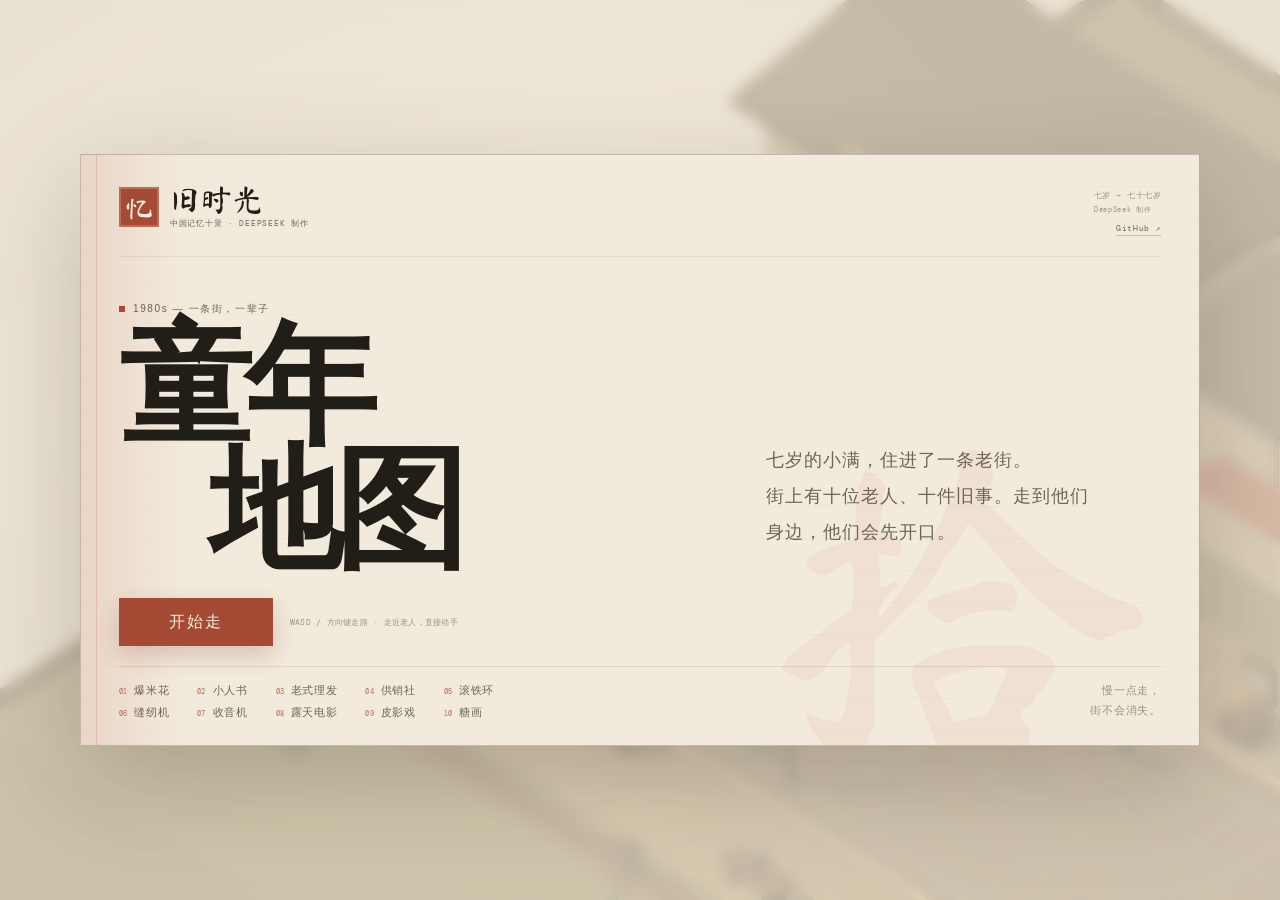
<file: index.html>
<!doctype html>
<html lang="zh-CN">
<head>
  <meta charset="utf-8">
  <meta name="viewport" content="width=device-width, initial-scale=1, viewport-fit=cover">
  <meta name="theme-color" content="#f2eadc">
  <title>旧时光 · 童年地图 — DeepSeek 制作</title>
  <meta name="description" content="DeepSeek 制作 · 一条老街，十位老人，十件旧事。7 岁到 77 岁的短篇叙事游戏《旧时光 · 童年地图》。">
  <meta name="keywords" content="DeepSeek, DeepSeek 制作, DeepSeek game, AI 制作游戏, 独立游戏, 叙事游戏, 怀旧游戏, 1980年代, 老街, Three.js, WebGL, 童年地图, 旧时光">
  <meta name="author" content="DeepSeek">
  <meta name="generator" content="DeepSeek">
  <meta property="og:title" content="旧时光 · 童年地图 — DeepSeek 制作">
  <meta property="og:description" content="DeepSeek 制作 · 一条街，十段旧时光，一辈子。">
  <meta property="og:type" content="website">
  <meta property="og:image" content="./preview-final-light.png">
  <meta name="twitter:card" content="summary_large_image">
  <link rel="preload" href="./game.js?v=20261024-jp-full-2" as="script">
  <link rel="stylesheet" href="./styles.css?v=20261024-jp-full-2">
</head>
<body>
  <div id="app">
    <canvas id="world" aria-label="旧时光童年街区"></canvas>
    <div class="world-wash" aria-hidden="true"></div>
    <div class="vignette" aria-hidden="true"></div>
    <div id="lightCall" class="light-call" aria-hidden="true"></div>

    <header id="hud" class="hud is-hidden" aria-label="游戏状态">
      <div class="brand">
        <span class="brand-seal" aria-hidden="true">忆</span>
        <div class="brand-text">
          <span class="brand-title">旧时光</span>
          <span class="brand-sub">童年地图 · DEEPSEEK 制作</span>
        </div>
      </div>
      <div class="hud-age">
        <div class="age-copy">
          <span class="age-name">小满</span>
          <span class="age-stage" id="stageName">童年</span>
        </div>
        <div class="age-value"><span id="ageNum">07</span><small>岁</small></div>
        <div class="age-dots" id="ageDots" aria-hidden="true"></div>
      </div>
      <div class="hud-right">
        <div class="hud-progress">
          <span id="memoryCount">00</span><span class="slash">/</span><span>10</span>
          <small>段记忆</small>
        </div>
        <div class="test-tools" aria-label="测试快进">
          <button id="skipOne" class="skip-btn" type="button" title="测试快进：跳过 1 段">+1</button>
          <button id="skipFive" class="skip-btn" type="button" title="测试快进：跳过 5 段">+5</button>
        </div>
        <button id="audioToggle" class="audio-toggle" type="button" aria-label="打开或关闭声音">声</button>
        <a class="github-link" href="https://github.com/sanbuphy/ten-memories-game" target="_blank" rel="noopener noreferrer" aria-label="在 GitHub 查看旧时光项目" title="在 GitHub 查看旧时光项目">
          <svg viewBox="0 0 16 16" aria-hidden="true"><path d="M8 0C3.58 0 0 3.58 0 8c0 3.54 2.29 6.53 5.47 7.59.4.07.55-.17.55-.38 0-.19-.01-.82-.01-1.49-2.01.37-2.53-.49-2.69-.94-.09-.23-.48-.94-.82-1.13-.28-.15-.68-.52-.01-.53.63-.01 1.08.58 1.23.82.72 1.21 1.87.87 2.33.66.07-.52.28-.87.51-1.07-1.78-.2-3.64-.89-3.64-3.95 0-.87.31-1.59.82-2.15-.08-.2-.36-1.02.08-2.12 0 0 .67-.21 2.2.82.64-.18 1.32-.27 2-.27s1.36.09 2 .27c1.53-1.04 2.2-.82 2.2-.82.44 1.1.16 1.92.08 2.12.51.56.82 1.27.82 2.15 0 3.07-1.87 3.75-3.65 3.95.29.25.54.73.54 1.48 0 1.07-.01 1.93-.01 2.2 0 .21.15.46.55.38A8.013 8.013 0 0 0 16 8c0-4.42-3.58-8-8-8Z"/></svg>
          <span class="github-label">GitHub</span>
        </a>
      </div>
    </header>

    <div id="familyTag" class="family-tag is-hidden">
      <span>身边</span><b id="familyNames">爱人</b>
    </div>

    <div id="dialogue" class="dialogue is-hidden" role="status">
      <div class="dialogue-speaker">
        <span class="dialogue-seal" id="speakerSeal">周</span>
        <div class="dialogue-name"><b id="speakerName">老周</b><small id="speakerRole">爆米花摊</small></div>
      </div>
      <p class="dialogue-line" id="dialogueLine">小满，帮我把这锅摇响。</p>
      <div class="dialogue-foot">
        <span id="dialogueHint">按 E 一起玩</span>
        <span class="dialogue-progress" aria-hidden="true"><i></i></span>
        <button id="playMemory" class="dialogue-play" type="button">一起玩 <kbd>E</kbd></button>
      </div>
    </div>

    <div id="memoryScreen" class="memory-screen is-hidden" role="dialog" aria-modal="true" aria-labelledby="memoryTitle">
      <div id="memoryCard" class="memory-card" tabindex="-1">
        <header class="memory-header">
          <span id="memoryNumeral" class="memory-numeral">壹</span>
          <div class="memory-heading">
            <p id="memoryPinyin" class="memory-pinyin">bào mǐ huā</p>
            <h2 id="memoryTitle">爆米花</h2>
            <p id="memoryPlace" class="memory-place">1980 年代 · 北方巷口</p>
          </div>
          <p id="memoryLine" class="memory-line">“砰”的一声，整条巷子都香了。</p>
          <button id="memoryClose" class="memory-close" type="button" aria-label="回到街上">×</button>
        </header>
        <div id="memoryScene" class="memory-scene">
          <canvas id="memoryCanvas"></canvas>
          <div id="memoryLoading" class="memory-loading">正在点灯…</div>
          <div id="memorySuccess" class="memory-success is-hidden">
            <span class="memory-success-seal">忆</span>
            <b>这段旧时光，收好了。</b>
            <small>回街上，继续走。</small>
          </div>
        </div>
        <div id="memoryTask" class="memory-task"></div>
        <footer class="memory-footer">
          <span id="memoryHint">按住空格 / 按住按钮，让指针停在绿区。</span>
          <span class="memory-progress" aria-hidden="true"><i></i></span>
        </footer>
      </div>
    </div>

    <div id="reincarnation" class="reincarnation is-hidden">
      <span class="reincarnation-kicker">街尾 · 老槐树下</span>
      <h3>想重新活这一辈子吗。</h3>
      <p>这条街，你还想再走一遍吗？</p>
      <div class="reincarnation-actions">
        <button id="reliveYes" class="relive-yes" type="button">想</button>
        <button id="reliveEnough" class="relive-enough" type="button">已经足够</button>
      </div>
    </div>

    <div id="lightHint" class="light-hint">街尾只剩一道光 <span class="arrow">→</span></div>

    <div id="cyclePrompt" class="reincarnation cycle-prompt is-hidden">
      <span class="reincarnation-kicker">街口 · 春天</span>
      <h3>新的轮回又要开始了。</h3>
      <p>从这里走回去，一切又会从七岁开始。</p>
      <div class="reincarnation-actions">
        <button id="cycleYes" class="relive-yes" type="button">回到七岁</button>
        <button id="cycleStay" type="button">再走一会儿</button>
      </div>
    </div>

    <div id="fade" class="fade" aria-hidden="true"></div>

    <div id="joystick" class="joystick is-hidden" aria-label="移动摇杆">
      <div class="joystick-ring"><div id="joystickKnob" class="joystick-knob"></div></div>
      <span class="joystick-label">拖动走路</span>
    </div>

    <div id="controlHint" class="hint is-hidden">
      <span><b>WASD</b> 走动</span><span class="hint-sep">·</span><span>靠近老人 · 按 E / 点“一起玩”</span>
    </div>

    <div id="toast" class="toast" role="status" aria-live="polite"></div>

    <div id="intro" class="screen intro">
      <div class="intro-card">
        <div class="intro-top">
          <div class="intro-brand">
            <span class="brand-seal">忆</span>
            <div>
              <span class="intro-brand-title">旧时光</span>
              <span class="intro-brand-sub">中国记忆十景 · DEEPSEEK 制作</span>
            </div>
          </div>
          <div class="intro-top-right">
            <span class="intro-edition">七岁 → 七十七岁<small>DeepSeek 制作</small></span>
            <a class="intro-github" href="https://github.com/sanbuphy/ten-memories-game" target="_blank" rel="noopener noreferrer" aria-label="在 GitHub 查看旧时光项目">GitHub ↗</a>
          </div>
        </div>
        <div class="intro-main">
          <p class="eyebrow"><i></i>1980s — 一条街，一辈子</p>
          <h1>童年<br><span>地图</span></h1>
          <p class="intro-lede">七岁的小满，住进了一条老街。<br>街上有十位老人、十件旧事。走到他们身边，他们会先开口。</p>
          <div class="intro-actions">
            <button id="startBtn" class="start-btn" type="button" disabled>正在摆好街坊…</button>
            <span class="intro-note">WASD / 方向键走路 · 走近老人，直接动手</span>
          </div>
        </div>
        <div class="intro-bottom">
          <ol class="intro-scenes" aria-label="十段记忆">
            <li><i>01</i>爆米花</li><li><i>02</i>小人书</li><li><i>03</i>露天电影</li><li><i>04</i>老式理发</li><li><i>05</i>供销社</li>
            <li><i>06</i>缝纫机</li><li><i>07</i>收音机</li><li><i>08</i>滚铁环</li><li><i>09</i>皮影戏</li><li><i>10</i>糖画</li>
          </ol>
          <span class="intro-sign">慢一点走，<br>街不会消失。</span>
        </div>
      </div>
    </div>

    <div id="ageUp" class="age-up" hidden>
      <div class="age-up-card">
        <span class="age-up-kicker">又长大一点</span>
        <div class="age-up-number"><span id="upAge">14</span><small>岁</small></div>
        <div class="age-up-stage"><span id="upStage">少年</span><i></i></div>
        <p id="upLine">有些声音，要长大以后才听得见。</p>
      </div>
    </div>

    <div id="whiteout" class="whiteout" aria-hidden="true"></div>
    <div id="rebirth" class="rebirth" hidden>
      <div class="rebirth-inner">
        <span class="rebirth-ring" aria-hidden="true"></span>
        <p class="rebirth-kicker">光里</p>
        <h2>像第一次睁开眼。</h2>
        <p>街没有了。声音也没有了。<br>只剩下一口气，和一点暖。</p>
        <p class="rebirth-pulse">你听见自己的心跳。<br>一下。又一下。</p>
      </div>
    </div>

    <div id="memoryMontage" class="memory-montage" hidden>
      <div class="montage-top"><span>脑海里的走马灯</span><small>十段旧时光</small></div>
      <div id="montageCards" class="montage-cards"></div>
      <p class="montage-caption">这些旧时光，都回来了。</p>
    </div>

    <div id="photoFlash" class="photo-flash" aria-hidden="true"></div>
    <div id="photoTitle" class="photo-title" hidden>
      <span>全家福</span>
      <small>1980s · 这条街</small>
    </div>

    <div id="epilogue" class="screen epilogue" hidden>
      <div class="epilogue-inner">
        <p class="epilogue-kicker">尾声 · 街灯亮起来之前</p>
        <div class="epilogue-lines">
          <p style="--d:.15s">后来我才知道，人记住的并不是一条街。</p>
          <p style="--d:.55s">是爆米花炸开的那一秒，是幕布上的一束光，是有人站在门口喊你回家吃饭。</p>
          <p style="--d:1.05s">那些教过你手艺的人，后来一个个走远了。你没有留住他们，只留住了他们教你的那一点手艺。</p>
          <p style="--d:1.6s">我们以为自己在保存过去。其实是过去替我们保存了那些还会心软的地方。</p>
          <p style="--d:2.15s">一生并没有多长。只是把一些平常的日子，反复想了很多年。</p>
          <p style="--d:2.7s">街会拆，人会走，声音会散。可只要还有人记得，那条街就还在。</p>
        </div>
        <p id="epilogueFamily" class="epilogue-family"></p>
        <p class="epilogue-final">旧时光不是回去的地方。<br>是带着走的东西。</p>
        <p class="epilogue-credit">DeepSeek 制作 · MADE BY DEEPSEEK</p>
        <button id="epilogueBtn" class="start-btn epilogue-btn" type="button">把这段时光收好</button>
      </div>
    </div>

    <div id="ending" class="screen ending" hidden>
      <div class="ending-card">
        <span class="ending-kicker">十段旧时光 · 全部收好</span>
        <h2>小满<span id="endAge">77</span>岁</h2>
        <p class="ending-title">又走了一遍这条街。</p>
        <div class="ending-seal" aria-hidden="true">忆</div>
        <p class="ending-line">所谓一生，大概就是从追着一束光跑，<br>到愿意站在原处，看光慢慢暗下去。</p>
        <div id="endingList" class="ending-list"></div>
        <p class="ending-credit">DeepSeek 制作 · MADE BY DEEPSEEK</p>
        <button id="replayBtn" class="start-btn" type="button">再走一遍</button>
      </div>
    </div>

    <div id="error" class="error-screen" hidden>
      <div><span class="brand-seal">忆</span><h2>这条街暂时没有亮灯</h2><p>需要支持 WebGL 的浏览器。</p></div>
    </div>
  </div>
  <script src="./game.js?v=20261024-jp-full-2" defer onerror="var b=document.getElementById('startBtn');if(b){b.textContent='加载失败 · 请刷新重试';}"></script>
  <script>setTimeout(function(){var b=document.getElementById('startBtn');if(b&&b.disabled&&!window.__GAME){b.textContent='还在加载 · 请检查网络后刷新';}},15000);</script>
</body>
</html>
</file>
<file: styles.css>
@font-face{font-family:"Brush";src:url("./assets/mashanzheng-memories.woff2") format("woff2");font-weight:400;font-display:swap}
@font-face{font-family:"Silkscreen";src:url("./assets/silkscreen-400.ttf") format("truetype");font-weight:400;font-display:swap}
@font-face{font-family:"DM Mono";src:url("./assets/dmmono-400.ttf") format("truetype");font-weight:400;font-display:swap}
@font-face{font-family:"DM Mono";src:url("./assets/dmmono-500.ttf") format("truetype");font-weight:500;font-display:swap}

:root{
  --paper:#f2eadc;
  --paper-2:#e9dec9;
  --paper-3:#dfd2ba;
  --ink:#211e18;
  --soft:#6d6454;
  --muted:#9d917d;
  --red:#b83c2c;
  --red-deep:#8e2f23;
  --line:rgba(39,33,24,.15);
  --line-soft:rgba(39,33,24,.075);
  --accent:#b84a32;
  --serif:"Songti SC","STSong","Noto Serif SC","Source Han Serif SC",serif;
  --sans:"PingFang SC","Hiragino Sans GB","Noto Sans SC",sans-serif;
  --mono:"DM Mono","SFMono-Regular",monospace;
  --pixel:"Silkscreen",monospace;
  --font-brush:"Brush",var(--serif);
  --shadow:0 26px 80px rgba(54,40,23,.18),0 2px 8px rgba(54,40,23,.08);
}

*{box-sizing:border-box}
html,body{height:100%;margin:0}
body{
  background:var(--paper);
  color:var(--ink);
  font-family:var(--sans);
  overflow:hidden;
  overscroll-behavior:none;
  -webkit-font-smoothing:antialiased;
  text-rendering:optimizeLegibility;
}
button{font:inherit;color:inherit}
button:focus-visible,a:focus-visible{outline:2px solid var(--red);outline-offset:4px}
::selection{background:rgba(184,60,44,.18)}
#app{position:fixed;inset:0;isolation:isolate;overflow:hidden}
#world{position:absolute;inset:0;width:100%;height:100%;display:block;touch-action:none;cursor:default;image-rendering:pixelated;image-rendering:crisp-edges}
.world-wash{position:absolute;inset:0;pointer-events:none;background:
  radial-gradient(ellipse at 20% 0%,rgba(255,248,231,.35),transparent 48%),
  radial-gradient(ellipse at 78% 28%,rgba(255,246,226,.18),transparent 55%),
  linear-gradient(180deg,rgba(255,250,238,.1),transparent 30%,rgba(75,55,30,.035));
  mix-blend-mode:soft-light;z-index:1}
.vignette{position:absolute;inset:0;pointer-events:none;z-index:2;background:radial-gradient(ellipse at center,transparent 46%,rgba(62,45,25,.12) 100%)}
#app:after{content:"";position:absolute;inset:0;pointer-events:none;z-index:3;opacity:.16;background-image:url("data:image/svg+xml,%3Csvg xmlns='http://www.w3.org/2000/svg' width='140' height='140'%3E%3Cfilter id='n'%3E%3CfeTurbulence type='fractalNoise' baseFrequency='.9' numOctaves='2' stitchTiles='stitch'/%3E%3C/filter%3E%3Crect width='100%25' height='100%25' filter='url(%23n)' opacity='.24'/%3E%3C/svg%3E");mix-blend-mode:multiply}

/* ------------------------------------------------------------------ HUD */
.hud{
  position:absolute;z-index:20;top:22px;left:26px;right:26px;
  display:flex;align-items:flex-start;justify-content:space-between;gap:20px;
  pointer-events:none;transition:opacity .5s ease,transform .5s ease;
}
.hud.is-hidden{opacity:0;transform:translateY(-8px)}
.brand{display:flex;align-items:center;gap:10px;padding:7px 12px 7px 7px;border:1px solid var(--line);background:rgba(243,236,222,.74);backdrop-filter:blur(12px);box-shadow:0 4px 20px rgba(55,40,22,.06)}
.brand-seal{width:34px;height:34px;display:grid;place-items:center;flex:none;background:var(--red);color:#f7eddc;font-family:var(--font-brush);font-size:24px;line-height:1;padding-top:2px;box-shadow:inset 0 0 0 2px rgba(247,237,220,.22)}
.brand-text{display:flex;flex-direction:column;gap:3px}
.brand-title{font-family:var(--font-brush);font-size:27px;line-height:.95;letter-spacing:.02em}
.brand-sub{font-family:var(--mono);font-size:8px;letter-spacing:.12em;color:var(--soft);white-space:nowrap}
.hud-age{display:flex;align-items:center;gap:13px;padding:8px 14px 8px 16px;background:rgba(243,236,222,.74);border:1px solid var(--line);backdrop-filter:blur(12px);box-shadow:0 4px 20px rgba(55,40,22,.06)}
.age-copy{display:flex;flex-direction:column;align-items:flex-end;gap:2px;text-align:right}
.age-name{font-family:var(--mono);font-size:8px;letter-spacing:.18em;color:var(--muted);text-transform:uppercase}
.age-stage{font-family:var(--serif);font-size:15px;letter-spacing:.12em;font-weight:700}
.age-value{display:flex;align-items:baseline;gap:3px;border-left:1px solid var(--line);padding-left:13px;font-family:var(--pixel);font-size:33px;letter-spacing:-.04em;line-height:1;color:var(--ink)}
.age-value small{font-family:var(--sans);font-size:10px;letter-spacing:.08em;color:var(--soft);padding-bottom:2px}
.age-dots{display:flex;flex-direction:column;gap:3px;flex-wrap:wrap;width:24px;height:24px;align-content:center;justify-content:center}
.age-dots i{width:4px;height:4px;border-radius:50%;background:rgba(33,30,24,.16);transition:background .4s,transform .4s}
.age-dots i.on{background:var(--red);transform:scale(1.15)}
.hud-progress{display:flex;align-items:baseline;gap:2px;padding:9px 12px;background:rgba(243,236,222,.62);border:1px solid var(--line-soft);font-family:var(--pixel);font-size:16px;color:var(--ink);backdrop-filter:blur(8px)}
.hud-progress .slash{color:var(--muted);font-family:var(--mono);font-size:11px;margin:0 2px}
.hud-progress small{font-family:var(--sans);font-size:9px;letter-spacing:.1em;color:var(--soft);margin-left:6px}

/* -------------------------------------------------------------- district */
.district-tag{position:absolute;z-index:18;left:50%;top:92px;transform:translateX(-50%);display:flex;align-items:center;gap:12px;pointer-events:none;font-family:var(--serif);font-size:12px;letter-spacing:.34em;color:var(--soft);opacity:.8;transition:opacity .45s}
.district-tag.is-hidden{opacity:0}
.district-rule{display:block;width:34px;height:1px;background:var(--line)}

/* ---------------------------------------------------------------- prompt */
.prompt{
  position:absolute;z-index:24;left:50%;bottom:88px;transform:translateX(-50%) translateY(8px);
  display:flex;align-items:center;gap:11px;padding:9px 15px 9px 9px;
  background:rgba(247,240,226,.92);border:1px solid rgba(39,33,24,.2);box-shadow:0 10px 30px rgba(50,36,20,.14);
  opacity:0;pointer-events:none;transition:opacity .3s,transform .3s;backdrop-filter:blur(10px);
}
.prompt.is-visible{opacity:1;pointer-events:auto;transform:translateX(-50%) translateY(0)}
.prompt-key{width:30px;height:30px;display:grid;place-items:center;background:var(--ink);color:var(--paper);font-family:var(--mono);font-size:12px;flex:none}
.prompt-copy{display:flex;flex-direction:column;gap:2px;min-width:0}
.prompt-copy small{font-family:var(--mono);font-size:7px;letter-spacing:.12em;color:var(--muted);text-transform:uppercase}
.prompt-copy strong{font-family:var(--serif);font-size:14px;letter-spacing:.08em;font-weight:700;white-space:nowrap}
.prompt-arrow{font-family:var(--mono);font-size:13px;color:var(--red);margin-left:5px}
.interact-btn{position:absolute;z-index:25;right:22px;bottom:32px;display:none;min-width:78px;height:52px;padding:0 18px;border:1px solid var(--red);background:var(--red);color:#f8efdf;font-family:var(--serif);font-size:15px;letter-spacing:.12em;border-radius:50%;box-shadow:0 8px 26px rgba(133,42,29,.3);opacity:0;transform:scale(.9);transition:opacity .2s,transform .2s;pointer-events:none}
.interact-btn.is-visible{opacity:1;transform:scale(1);pointer-events:auto}
.interact-btn.is-hidden{display:none}

/* --------------------------------------------------------------- joystick */
.joystick{position:absolute;z-index:25;left:22px;bottom:24px;width:112px;display:flex;flex-direction:column;align-items:center;gap:8px;touch-action:none;user-select:none}
.joystick.is-hidden{display:none}
.joystick-ring{position:relative;width:100px;height:100px;border:1px solid rgba(39,33,24,.24);border-radius:50%;background:radial-gradient(circle,rgba(243,236,222,.6),rgba(243,236,222,.22) 68%,transparent 70%);backdrop-filter:blur(3px)}
.joystick-ring:before,.joystick-ring:after{content:"";position:absolute;background:rgba(39,33,24,.11);pointer-events:none}
.joystick-ring:before{left:50%;top:15px;bottom:15px;width:1px}
.joystick-ring:after{top:50%;left:15px;right:15px;height:1px}
.joystick-knob{position:absolute;left:50%;top:50%;width:38px;height:38px;border-radius:50%;background:rgba(33,30,24,.8);transform:translate(-50%,-50%);box-shadow:0 4px 12px rgba(30,22,14,.25)}
.joystick-label{font-family:var(--mono);font-size:7px;letter-spacing:.1em;color:var(--soft);opacity:.75}

/* ------------------------------------------------------------------- hint */
.hint{position:absolute;z-index:18;left:50%;bottom:25px;transform:translateX(-50%);display:flex;align-items:center;gap:9px;font-family:var(--mono);font-size:8px;letter-spacing:.06em;color:rgba(57,48,37,.64);white-space:nowrap;pointer-events:none;transition:opacity .4s}
.hint.is-hidden{opacity:0}
.hint b{font-family:var(--sans);font-size:9px;font-weight:600;letter-spacing:.02em;color:rgba(40,33,25,.8);border:1px solid rgba(40,33,25,.18);background:rgba(250,243,230,.38);padding:2px 5px;border-radius:2px}
.hint-sep{opacity:.35}

/* ---------------------------------------------------------------- minimap */
.minimap{position:absolute;z-index:18;right:24px;bottom:23px;width:344px;padding:9px 12px 7px;background:rgba(243,236,222,.6);border:1px solid var(--line-soft);backdrop-filter:blur(10px);pointer-events:none;transition:opacity .4s,transform .4s}
.minimap.is-hidden{opacity:0;transform:translateY(5px)}
.minimap-head{display:flex;justify-content:space-between;align-items:center;font-family:var(--mono);font-size:7px;letter-spacing:.08em;color:var(--soft);margin-bottom:4px}
.minimap-head span:last-child{font-family:var(--serif);font-size:10px;letter-spacing:.08em;color:var(--ink)}
#miniCanvas{display:block;width:100%;height:64px}
.minimap-foot{display:flex;justify-content:space-between;padding:2px 3px 0;font-family:var(--serif);font-size:8px;letter-spacing:.08em;color:var(--muted)}

/* ------------------------------------------------------------------ toast */
.toast{position:absolute;z-index:60;left:50%;bottom:152px;transform:translateX(-50%) translateY(8px);padding:8px 14px;background:rgba(33,30,24,.88);color:#f5ecdc;font-family:var(--serif);font-size:12px;letter-spacing:.08em;opacity:0;pointer-events:none;transition:opacity .25s,transform .25s;white-space:nowrap;max-width:88vw;overflow:hidden;text-overflow:ellipsis}
.toast.is-visible{opacity:1;transform:translateX(-50%) translateY(0)}

/* ----------------------------------------------------------------- intro */
.screen{position:absolute;inset:0;z-index:100;display:flex;align-items:center;justify-content:center;padding:clamp(16px,3vw,42px);background:rgba(238,229,213,.73);backdrop-filter:blur(7px);transition:opacity .65s ease,visibility .65s}
.screen.is-gone{opacity:0;visibility:hidden;pointer-events:none}
.intro-card{position:relative;width:min(1120px,100%);max-height:calc(100vh - 48px);overflow:auto;display:flex;flex-direction:column;background:
  linear-gradient(90deg,rgba(184,60,44,.12),transparent 9%,transparent 100%),
  repeating-linear-gradient(180deg,transparent 0 31px,rgba(70,58,43,.028) 31px 32px),
  var(--paper);
  border:1px solid rgba(43,35,25,.24);box-shadow:0 32px 100px rgba(44,31,17,.22);padding:30px 38px 25px}
.intro-card:before{content:"拾";position:absolute;right:4%;bottom:-8%;font-family:var(--font-brush);font-size:clamp(220px,30vw,430px);line-height:1;color:rgba(184,60,44,.055);pointer-events:none}
.intro-card:after{content:"";position:absolute;left:15px;top:0;bottom:0;width:1px;background:rgba(184,60,44,.18);pointer-events:none}
.intro-top{position:relative;z-index:1;display:flex;justify-content:space-between;align-items:flex-start;gap:20px;padding-bottom:20px;border-bottom:1px solid var(--line-soft)}
.intro-brand{display:flex;align-items:center;gap:11px}
.intro-brand .brand-seal{width:40px;height:40px;font-size:28px}
.intro-brand-title{display:block;font-family:var(--font-brush);font-size:31px;line-height:.95}
.intro-brand-sub{display:block;margin-top:4px;font-family:var(--mono);font-size:8px;letter-spacing:.09em;color:var(--soft)}
.intro-edition{font-family:var(--mono);font-size:8px;letter-spacing:.06em;color:var(--muted);padding-top:5px;white-space:nowrap}
.intro-main{position:relative;z-index:1;display:grid;grid-template-columns:minmax(0,1.2fr) minmax(300px,.8fr);grid-template-rows:auto 1fr;column-gap:55px;align-items:end;padding:calc(3.2vh + 16px) 0 20px}
.intro-main .eyebrow{grid-column:1;margin:0 0 9px;display:flex;align-items:center;gap:8px;font-family:var(--sans);font-size:10px;letter-spacing:.16em;color:var(--soft)}
.eyebrow i{display:block;width:6px;height:6px;background:var(--red)}
.intro-main h1{grid-column:1;margin:0;font-family:var(--serif);font-weight:700;font-size:clamp(76px,10.4vw,142px);line-height:.93;letter-spacing:-.06em;color:var(--ink);text-wrap:balance}
.intro-main h1 span{display:inline-block;padding-left:clamp(45px,7vw,90px)}
.intro-lede{grid-column:2;grid-row:1 / span 2;align-self:end;margin:0 0 22px;font-family:var(--serif);font-size:clamp(15px,1.45vw,18px);line-height:2;letter-spacing:.055em;color:var(--soft);max-width:330px}
.intro-actions{grid-column:1;display:flex;align-items:center;gap:17px;flex-wrap:wrap;margin-top:26px}
.start-btn{position:relative;border:1px solid var(--red);background:var(--red);color:#f7eddd;min-width:154px;height:48px;padding:0 24px;font-family:var(--serif);font-size:16px;letter-spacing:.14em;cursor:pointer;transition:background .25s,transform .2s,box-shadow .2s;box-shadow:0 9px 24px rgba(132,43,29,.22)}
.start-btn:hover:not(:disabled){background:var(--red-deep);transform:translateY(-1px);box-shadow:0 13px 30px rgba(132,43,29,.26)}
.start-btn:active:not(:disabled){transform:translateY(0)}
.start-btn:disabled{opacity:.55;cursor:wait}
.intro-note{font-family:var(--mono);font-size:8px;line-height:1.8;letter-spacing:.03em;color:var(--muted);max-width:185px}
.intro-bottom{position:relative;z-index:1;display:flex;align-items:flex-end;justify-content:space-between;gap:24px;border-top:1px solid var(--line-soft);padding-top:14px}
.intro-scenes{display:grid;grid-template-columns:repeat(5,auto);gap:7px 28px;list-style:none;margin:0;padding:0;font-family:var(--serif);font-size:11px;letter-spacing:.06em;color:var(--soft)}
.intro-scenes li{display:flex;align-items:baseline;gap:7px;white-space:nowrap}
.intro-scenes i{font-family:var(--mono);font-style:normal;font-size:7px;letter-spacing:.02em;color:var(--red);opacity:.8}
.intro-sign{font-family:var(--serif);font-size:11px;line-height:1.75;text-align:right;letter-spacing:.07em;color:var(--muted);white-space:nowrap}

/* ------------------------------------------------------------------ modal */
.modal-backdrop{position:absolute;inset:0;z-index:80;display:flex;align-items:center;justify-content:center;padding:22px;background:rgba(40,31,20,.32);backdrop-filter:blur(9px);opacity:0;transition:opacity .32s}
.modal-backdrop.is-open{opacity:1}
.memory-card{position:relative;width:min(920px,100%);max-height:calc(100vh - 44px);display:flex;flex-direction:column;background:
  repeating-linear-gradient(180deg,transparent 0 31px,rgba(70,58,43,.027) 31px 32px),var(--paper);
  border:1px solid rgba(43,35,25,.26);box-shadow:0 34px 100px rgba(32,22,12,.34);padding:0;transform:translateY(14px) scale(.985);transition:transform .34s cubic-bezier(.2,.8,.2,1);overflow:hidden}
.modal-backdrop.is-open .memory-card{transform:none}
.memory-card:before{content:"";position:absolute;left:0;top:0;bottom:0;width:4px;background:var(--accent)}
.memory-head{display:flex;align-items:flex-start;justify-content:space-between;gap:24px;padding:24px 28px 14px}
.memory-kicker{display:flex;align-items:center;gap:11px;font-family:var(--mono);font-size:8px;letter-spacing:.1em;color:var(--muted);text-transform:uppercase}
.memory-kicker b{font-family:var(--pixel);font-weight:400;font-size:17px;letter-spacing:-.03em;color:var(--accent)}
.memory-head h2{margin:5px 0 0;font-family:var(--serif);font-size:clamp(28px,3vw,40px);letter-spacing:-.035em;line-height:1.05;font-weight:700}
.memory-place{margin:6px 0 0;font-family:var(--sans);font-size:10px;letter-spacing:.12em;color:var(--soft)}
.memory-close{width:34px;height:34px;flex:none;border:1px solid var(--line);background:transparent;display:grid;place-items:center;cursor:pointer;font-size:19px;line-height:1;color:var(--soft);transition:background .2s,color .2s}
.memory-close:hover{background:var(--ink);color:var(--paper)}
.memory-line{margin:0 28px 15px;font-family:var(--serif);font-size:13px;letter-spacing:.07em;color:var(--soft);line-height:1.7}
.memory-line:before{content:"“";color:var(--accent);margin-right:2px}
.memory-line:after{content:"”";color:var(--accent);margin-left:2px}
.memory-stage-wrap{margin:0 28px;border:1px solid var(--line);background:rgba(255,250,241,.46);min-height:330px;position:relative;overflow:hidden}
.mini-stage{position:relative;width:100%;height:100%;min-height:328px;overflow:hidden;isolation:isolate}
.mini-stage canvas{display:block;width:100%;height:100%;touch-action:none}
.memory-foot{display:flex;align-items:center;gap:16px;min-height:47px;padding:10px 28px 14px}
.mini-tip{flex:1;font-family:var(--sans);font-size:10px;line-height:1.5;letter-spacing:.05em;color:var(--soft);min-width:0}
.mini-progress{flex:none;width:150px;height:3px;background:rgba(33,30,24,.11);overflow:hidden}
.mini-progress i{display:block;width:0;height:100%;background:var(--accent);transition:width .18s linear}
.memory-success{position:absolute;inset:0;z-index:5;display:flex;align-items:center;justify-content:center;flex-direction:column;gap:8px;background:rgba(242,234,220,.9);animation:successIn .4s ease both}
.memory-success .success-seal{width:66px;height:66px;display:grid;place-items:center;border:2px solid var(--red);color:var(--red);font-family:var(--font-brush);font-size:44px;transform:rotate(-7deg);box-shadow:inset 0 0 0 4px var(--paper),inset 0 0 0 5px var(--red)}
.memory-success strong{font-family:var(--serif);font-size:19px;letter-spacing:.18em;color:var(--ink)}
.memory-success span{font-family:var(--mono);font-size:8px;letter-spacing:.12em;color:var(--muted)}
@keyframes successIn{from{opacity:0;transform:scale(1.015)}to{opacity:1;transform:none}}

/* --------------------------------------------------------- mini utilities */
.mini-center{position:absolute;inset:0;display:flex;align-items:center;justify-content:center;flex-direction:column;padding:24px;text-align:center}
.mini-panel{background:rgba(250,244,232,.82);border:1px solid var(--line);padding:18px;box-shadow:0 10px 30px rgba(51,37,21,.06)}
.mini-kicker{font-family:var(--mono);font-size:8px;letter-spacing:.14em;color:var(--muted);text-transform:uppercase}
.mini-title{font-family:var(--serif);font-size:22px;letter-spacing:.03em;margin:5px 0 8px;font-weight:700}
.mini-body{font-family:var(--sans);font-size:11px;line-height:1.75;color:var(--soft);letter-spacing:.03em}
.mini-btn{border:1px solid var(--ink);background:var(--ink);color:var(--paper);height:38px;padding:0 16px;font-family:var(--serif);font-size:13px;letter-spacing:.1em;cursor:pointer;transition:background .2s,transform .2s;touch-action:manipulation}
.mini-btn:hover{background:var(--accent);border-color:var(--accent)}
.mini-btn:active{transform:translateY(1px)}
.mini-btn.ghost{background:transparent;color:var(--soft);border-color:var(--line)}
.mini-btn.ghost:hover{background:rgba(33,30,24,.06);color:var(--ink);border-color:var(--line)}
.mini-btn:disabled{opacity:.4;cursor:default}
.mini-row{display:flex;align-items:center;gap:10px;flex-wrap:wrap}
.mini-grid{display:grid;gap:10px}
.mini-chip{display:inline-flex;align-items:center;gap:6px;padding:5px 9px;border:1px solid var(--line);font-family:var(--sans);font-size:10px;letter-spacing:.04em;color:var(--soft);background:rgba(250,244,232,.55)}
.mini-chip b{color:var(--accent);font-weight:600}
.mini-meter{height:5px;background:rgba(33,30,24,.1);overflow:hidden}
.mini-meter i{display:block;height:100%;width:0;background:var(--accent);transition:width .12s linear}
.mini-choice{border:1px solid var(--line);background:rgba(251,245,233,.7);color:var(--ink);padding:13px 15px;font-family:var(--serif);font-size:14px;letter-spacing:.04em;cursor:pointer;transition:transform .15s,background .15s,border-color .15s;text-align:left}
.mini-choice:hover{background:rgba(255,250,241,.96);border-color:rgba(33,30,24,.32);transform:translateY(-1px)}
.mini-choice.is-correct{border-color:#5f7650;background:rgba(104,132,84,.13)}
.mini-choice.is-wrong{border-color:var(--red);background:rgba(184,60,44,.08)}
.mini-choice small{display:block;margin-top:4px;font-family:var(--sans);font-size:9px;color:var(--muted);letter-spacing:.04em}
.mini-label{font-family:var(--sans);font-size:9px;letter-spacing:.13em;color:var(--muted);text-transform:uppercase}
.mini-big-number{font-family:var(--pixel);font-size:42px;line-height:1;letter-spacing:-.04em}
.mini-hr{height:1px;background:var(--line-soft);margin:12px 0}

/* --------------------------------------------------------------- age up */
.age-up{position:absolute;inset:0;z-index:120;display:flex;align-items:flex-start;justify-content:center;padding-top:15vh;background:transparent;pointer-events:none;animation:ageFade .35s ease both}
.age-up[hidden]{display:none}
.age-up-card{position:relative;width:min(350px,86vw);padding:26px 26px 23px;background:rgba(243,236,222,.94);border:1px solid rgba(43,35,25,.24);text-align:center;box-shadow:0 18px 55px rgba(45,31,17,.16);overflow:hidden;backdrop-filter:blur(8px)}
.age-up-card:before{content:"";position:absolute;left:13px;right:13px;top:13px;bottom:13px;border:1px solid rgba(184,60,44,.25);pointer-events:none}
.age-up-kicker{font-family:var(--mono);font-size:8px;letter-spacing:.18em;color:var(--muted);text-transform:uppercase}
.age-up-number{font-family:var(--pixel);font-size:70px;line-height:1;letter-spacing:-.07em;margin:14px 0 4px;color:var(--ink)}
.age-up-number small{font-family:var(--serif);font-size:14px;letter-spacing:.12em;margin-left:5px;color:var(--soft)}
.age-up-stage{display:flex;align-items:center;justify-content:center;gap:10px;font-family:var(--serif);font-size:17px;letter-spacing:.3em;color:var(--red)}
.age-up-stage i{width:28px;height:1px;background:rgba(184,60,44,.4)}
.age-up-card p{margin:17px 0 0;font-family:var(--serif);font-size:12px;line-height:1.9;letter-spacing:.08em;color:var(--soft)}
@keyframes ageFade{from{opacity:0}to{opacity:1}}

/* --------------------------------------------------------------- ending */
.ending{background:rgba(239,230,214,.9);backdrop-filter:blur(12px);z-index:110}
.ending[hidden]{display:none}
.ending-card{position:relative;width:min(760px,100%);max-height:calc(100vh - 40px);overflow:auto;background:
  repeating-linear-gradient(180deg,transparent 0 31px,rgba(70,58,43,.026) 31px 32px),var(--paper);
  border:1px solid rgba(43,35,25,.24);padding:34px 40px 28px;box-shadow:var(--shadow);text-align:left}
.ending-card:before{content:"終";position:absolute;right:25px;bottom:20px;font-family:var(--font-brush);font-size:120px;color:rgba(184,60,44,.06);pointer-events:none}
.ending-kicker{font-family:var(--mono);font-size:8px;letter-spacing:.16em;color:var(--muted);text-transform:uppercase}
.ending-card h2{margin:12px 0 0;font-family:var(--pixel);font-size:46px;line-height:1;letter-spacing:-.04em;font-weight:400}
.ending-card h2 span{color:var(--red)}
.ending-title{margin:10px 0 0;font-family:var(--serif);font-size:clamp(24px,3.5vw,38px);letter-spacing:-.03em;font-weight:700}
.ending-seal{width:44px;height:44px;display:grid;place-items:center;border:1px solid var(--red);color:var(--red);font-family:var(--font-brush);font-size:30px;margin:14px 0 0;transform:rotate(-6deg)}
.ending-line{margin:17px 0 0;font-family:var(--serif);font-size:14px;line-height:1.9;letter-spacing:.08em;color:var(--soft)}
.ending-list{display:grid;grid-template-columns:repeat(2,minmax(0,1fr));gap:4px 22px;margin:22px 0 26px;padding-top:16px;border-top:1px solid var(--line);font-family:var(--serif);font-size:11px;letter-spacing:.04em;color:var(--soft)}
.ending-list span{display:flex;gap:8px;border-bottom:1px solid var(--line-soft);padding:5px 0}
.ending-list i{font-family:var(--mono);font-style:normal;font-size:8px;color:var(--red);min-width:18px}
.ending-card .start-btn{width:100%}

/* ----------------------------------------------------------------- error */
.error-screen{position:absolute;inset:0;z-index:150;display:grid;place-items:center;background:var(--paper);text-align:center;padding:30px}
.error-screen[hidden]{display:none}
.error-screen .brand-seal{margin:auto;width:44px;height:44px;font-size:30px}
.error-screen h2{font-family:var(--serif);font-size:26px;margin:15px 0 4px}
.error-screen p{font-family:var(--sans);font-size:12px;color:var(--soft)}

/* --------------------------------------------------------------- responsive */
@media (max-width:860px){
  .hud{top:14px;left:14px;right:14px;gap:8px}
  .brand{padding:5px 8px 5px 5px;gap:7px}
  .brand-seal{width:28px;height:28px;font-size:20px}
  .brand-title{font-size:22px}
  .brand-sub{font-size:6px}
  .hud-age{padding:5px 9px;gap:8px}
  .age-copy{display:flex;align-items:flex-start;gap:2px;text-align:right}
  .age-name{display:none}
  .age-stage{display:block;font-size:10px;letter-spacing:.06em;color:var(--red);padding-top:2px}
  .age-value{padding-left:0;border-left:none;font-size:24px}
  .age-value small{font-size:8px}
  .age-dots{display:none}
  .hud-progress{padding:6px 8px;font-size:12px}
  .hud-progress small{display:none}
  .district-tag{top:62px;font-size:9px;letter-spacing:.22em;gap:8px}
  .district-rule{width:20px}
  .minimap{display:none}
  .hint{display:none}
  .prompt{bottom:108px;padding:7px 11px 7px 7px;gap:8px;max-width:calc(100vw - 32px)}
  .prompt-key{display:none}
  .prompt-copy small{font-size:6px}
  .prompt-copy strong{font-size:12px}
  .prompt-arrow{font-size:11px}
  .interact-btn{display:block;bottom:28px;right:18px;min-width:64px;height:44px;font-size:13px}
  .joystick{display:flex;left:18px;bottom:18px;width:96px}
  .joystick-ring{width:86px;height:86px}
  .joystick-knob{width:32px;height:32px}
  .joystick-label{font-size:6px}
  .toast{bottom:150px;font-size:10px}
  .intro-card{padding:20px 20px 17px;max-height:calc(100vh - 22px)}
  .intro-top{padding-bottom:14px}
  .intro-brand .brand-seal{width:32px;height:32px;font-size:22px}
  .intro-brand-title{font-size:25px}
  .intro-brand-sub{font-size:6px}
  .intro-edition{display:none}
  .intro-main{display:block;padding:22px 0 16px}
  .intro-main h1{font-size:clamp(60px,15vw,92px);line-height:.86}
  .intro-main h1 span{padding-left:30px}
  .intro-lede{margin:17px 0 0;font-size:13px;line-height:1.85;max-width:none}
  .intro-actions{margin-top:20px;gap:12px}
  .start-btn{height:43px;font-size:14px;min-width:135px}
  .intro-note{font-size:7px;max-width:160px}
  .intro-bottom{display:block}
  .intro-scenes{grid-template-columns:repeat(2,auto);gap:5px 20px;font-size:10px}
  .intro-sign{display:none}
  .memory-card{max-height:calc(100vh - 20px);width:100%}
  .modal-backdrop{padding:10px}
  .memory-head{padding:17px 18px 10px;gap:10px}
  .memory-head h2{font-size:26px}
  .memory-kicker b{font-size:14px}
  .memory-place{font-size:9px}
  .memory-line{margin:0 18px 11px;font-size:11px}
  .memory-stage-wrap{margin:0 18px;min-height:290px}
  .mini-stage{min-height:290px}
  .memory-foot{padding:8px 18px 12px;gap:9px;min-height:39px}
  .mini-tip{font-size:9px}
  .mini-progress{width:88px}
  .memory-success .success-seal{width:54px;height:54px;font-size:36px}
  .memory-success strong{font-size:16px}
  .age-up-card{width:min(330px,90vw);padding:29px 23px 25px}
  .age-up-number{font-size:68px}
  .ending-card{padding:25px 22px 22px;max-height:calc(100vh - 20px)}
  .ending-card h2{font-size:34px}
  .ending-list{grid-template-columns:1fr 1fr;gap:3px 12px;font-size:10px}
  .ending-title{font-size:24px}
}
@media (max-width:380px){
  .brand-sub{display:none}
  .intro-main h1{font-size:58px}
  .intro-scenes{font-size:9px}
}
@media (prefers-reduced-motion:reduce){
  *,*:before,*:after{animation-duration:.001ms!important;animation-iteration-count:1!important;transition-duration:.001ms!important;scroll-behavior:auto!important}
}

/* ------------------------------------------------------- in-map action HUD */
.action-hud{
  position:absolute;z-index:26;left:50%;bottom:66px;transform:translateX(-50%);
  width:min(560px,calc(100vw - 42px));padding:11px 14px 10px;
  background:rgba(243,236,222,.9);border:1px solid rgba(39,33,24,.2);
  box-shadow:0 12px 36px rgba(48,33,18,.14);backdrop-filter:blur(12px);
  transition:opacity .25s,transform .25s;
}
.action-hud.is-hidden{opacity:0;pointer-events:none;transform:translateX(-50%) translateY(8px)}
.action-head{display:flex;justify-content:space-between;align-items:center;gap:10px;font-family:var(--mono);font-size:7px;letter-spacing:.12em;color:var(--muted)}
.action-exit{font-family:var(--sans);font-size:9px;letter-spacing:.08em;color:var(--soft);cursor:pointer;border-bottom:1px solid var(--line);padding-bottom:1px;pointer-events:auto}
.action-exit:hover{color:var(--red);border-color:var(--red)}
.action-title{display:flex;align-items:baseline;gap:10px;margin-top:4px;min-width:0}
.action-title b{font-family:var(--serif);font-size:19px;letter-spacing:.05em;white-space:nowrap}
.action-title span{font-family:var(--sans);font-size:10px;line-height:1.45;letter-spacing:.04em;color:var(--soft);overflow:hidden;text-overflow:ellipsis}
.action-progress{height:3px;margin-top:8px;background:rgba(33,30,24,.11);overflow:hidden}
.action-progress i{display:block;width:0;height:100%;background:var(--accent,#b84a32);transition:width .16s linear}
@media (max-width:860px){
  .action-hud{left:12px;right:12px;bottom:92px;width:auto;transform:none;padding:9px 11px 9px}
  .action-hud.is-hidden{transform:translateY(8px)}
  .action-title b{font-size:16px}
  .action-title span{font-size:9px;line-height:1.35}
  .action-hud .action-head{font-size:6px}
}


/* ----------------------------------------------------------- neighbourhood talk */
.dialogue{
  position:absolute;z-index:28;left:50%;bottom:36px;transform:translateX(-50%);
  width:min(620px,calc(100vw - 38px));padding:11px 15px 10px;
  background:rgba(243,236,222,.93);border:1px solid rgba(39,33,24,.22);
  box-shadow:0 12px 38px rgba(48,33,18,.14);backdrop-filter:blur(12px);
  transition:opacity .25s,transform .25s;pointer-events:none;
}
.dialogue.is-hidden{opacity:0;transform:translateX(-50%) translateY(8px)}
.dialogue-speaker{display:flex;align-items:center;gap:8px;margin-bottom:5px}
.dialogue-seal{width:26px;height:26px;display:grid;place-items:center;background:var(--accent,#b84a32);color:var(--paper);font-family:var(--font-brush);font-size:18px;flex:none;box-shadow:inset 0 0 0 1px rgba(247,237,220,.28)}
.dialogue-name{display:flex;align-items:baseline;gap:7px}
.dialogue-name b{font-family:var(--serif);font-size:13px;letter-spacing:.08em}
.dialogue-name small{font-family:var(--mono);font-size:7px;letter-spacing:.08em;color:var(--muted)}
.dialogue-line{margin:0;font-family:var(--serif);font-size:12px;line-height:1.7;letter-spacing:.045em;color:var(--ink)}
.dialogue-foot{display:flex;align-items:center;gap:12px;margin-top:6px;font-family:var(--sans);font-size:8px;letter-spacing:.04em;color:var(--soft)}
.dialogue-foot #dialogueHint{white-space:nowrap;color:var(--red)}
.dialogue-progress{flex:1;height:2px;background:rgba(33,30,24,.1);overflow:hidden}
.dialogue-progress i{display:block;width:0;height:100%;background:var(--accent,#b84a32);transition:width .15s linear}
@media (max-width:860px){
  .dialogue{left:12px;right:12px;width:auto;bottom:112px;transform:none;padding:9px 11px 8px}
  .dialogue.is-hidden{transform:translateY(8px)}
  .dialogue-line{font-size:11px;line-height:1.6}
  .dialogue-seal{width:22px;height:22px;font-size:16px}
  .dialogue-name b{font-size:12px}
  .dialogue-name small{font-size:6px}
  .dialogue-foot{font-size:7px;margin-top:5px}
}

/* ------------------------------------------------------- talk → memory */
.dialogue-foot #dialogueHint{min-width:0}
.dialogue-play{
  margin-left:auto;flex:none;pointer-events:auto;cursor:pointer;
  border:1px solid rgba(43,35,25,.34);background:var(--red);color:#f7eddc;
  padding:5px 9px;font-family:var(--serif);font-size:10px;letter-spacing:.08em;
  transition:background .2s,transform .2s;
}
.dialogue-play:hover{background:var(--red-deep);transform:translateY(-1px)}
.dialogue-play kbd{margin-left:5px;font-family:var(--mono);font-size:8px;border:1px solid rgba(247,237,220,.4);padding:0 3px}
.dialogue-play.is-hidden{display:none}

/* ---------------------------------------------------------- memory page */
.memory-screen{
  position:absolute;inset:0;z-index:200;display:flex;align-items:center;justify-content:center;
  padding:3vh 3vw;background:rgba(236,226,208,.82);backdrop-filter:blur(16px);
  transition:opacity .3s ease;
}
.memory-screen.is-hidden{opacity:0;pointer-events:none}
.memory-card{
  --accent:#b84a32;
  width:min(1160px,96vw);height:min(880px,94vh);display:grid;
  grid-template-rows:auto minmax(0,1fr) auto auto;
  background:var(--paper);border:1px solid rgba(40,33,24,.26);
  box-shadow:0 38px 100px rgba(40,27,13,.26),0 2px 0 rgba(255,255,255,.3) inset;
  overflow:hidden;position:relative;
}
.memory-card:before{content:"";position:absolute;left:0;top:0;bottom:0;width:3px;background:var(--accent);z-index:2}
.memory-header{display:flex;align-items:center;gap:18px;padding:16px 20px 14px 24px;border-bottom:1px solid var(--line);background:linear-gradient(180deg,rgba(255,249,238,.4),transparent)}
.memory-numeral{width:40px;height:40px;flex:none;display:grid;place-items:center;background:var(--accent);color:var(--paper);font-family:var(--font-brush);font-size:26px;padding-top:3px}
.memory-heading{min-width:0}
.memory-pinyin{margin:0 0 2px;font-family:var(--mono);font-size:8px;letter-spacing:.14em;color:var(--muted);text-transform:uppercase}
.memory-heading h2{margin:0;font-family:var(--serif);font-size:25px;letter-spacing:.1em;line-height:1.2}
.memory-place{margin:3px 0 0;font-family:var(--serif);font-size:10px;letter-spacing:.06em;color:var(--soft)}
.memory-line{margin:0 0 0 auto;max-width:36%;font-family:var(--serif);font-size:11px;line-height:1.65;color:var(--soft);text-align:right}
.memory-close{width:32px;height:32px;flex:none;border:1px solid var(--line);background:transparent;font-family:var(--sans);font-size:21px;line-height:1;color:var(--soft);cursor:pointer;transition:.2s}
.memory-close:hover{background:var(--ink);color:var(--paper)}
.memory-scene{position:relative;min-height:260px;overflow:hidden;background:#efe5d2;isolation:isolate}
.memory-scene:after{content:"";position:absolute;inset:0;pointer-events:none;background:radial-gradient(ellipse at center,transparent 48%,rgba(58,40,21,.12));z-index:2}
#memoryCanvas{position:absolute;inset:0;width:100%;height:100%;display:block;z-index:1}
.memory-loading{position:absolute;inset:0;z-index:4;display:grid;place-items:center;font-family:var(--serif);font-size:13px;letter-spacing:.2em;color:var(--soft);background:#efe5d2;transition:opacity .3s}
.memory-loading.is-hidden{opacity:0;pointer-events:none}
.memory-success{position:absolute;inset:0;z-index:5;display:flex;flex-direction:column;align-items:center;justify-content:center;gap:7px;background:rgba(242,234,220,.78);backdrop-filter:blur(5px);transition:opacity .3s}
.memory-success.is-hidden{opacity:0;pointer-events:none}
.memory-success-seal{width:64px;height:64px;display:grid;place-items:center;background:var(--red);color:var(--paper);font-family:var(--font-brush);font-size:44px;line-height:1;padding-top:4px;box-shadow:0 0 0 5px rgba(184,60,44,.09)}
.memory-success b{font-family:var(--serif);font-size:16px;letter-spacing:.12em}
.memory-success small{font-family:var(--sans);font-size:9px;letter-spacing:.1em;color:var(--soft)}
.memory-task{min-height:150px;padding:13px 22px 11px;background:rgba(249,241,227,.65);border-top:1px solid var(--line)}
.memory-footer{display:flex;align-items:center;gap:14px;padding:8px 22px 11px;font-family:var(--sans);font-size:9px;letter-spacing:.04em;color:var(--soft);border-top:1px solid var(--line-soft)}
.memory-footer #memoryHint{white-space:nowrap;overflow:hidden;text-overflow:ellipsis}
.memory-progress{flex:1;height:3px;background:rgba(33,30,24,.1);overflow:hidden}
.memory-progress i{display:block;width:0;height:100%;background:var(--accent);transition:width .14s linear}

/* ---------------------------------------------------------- task widgets */
.mg-row{display:flex;align-items:flex-end;justify-content:space-between;gap:16px;margin-bottom:8px}
.mg-label{display:flex;flex-direction:column;gap:2px}
.mg-label b{font-family:var(--serif);font-size:13px;letter-spacing:.08em}
.mg-label small{font-family:var(--sans);font-size:8px;color:var(--muted);letter-spacing:.04em}
.mg-hold{border:1px solid rgba(43,35,25,.3);background:transparent;padding:7px 18px;font-family:var(--serif);font-size:11px;letter-spacing:.1em;cursor:pointer;user-select:none;touch-action:none;transition:.15s}
.mg-hold:hover,.mg-hold.is-down{background:var(--accent);color:var(--paper)}
.mg-gauge{position:relative;height:22px;margin:4px 0 7px;background:rgba(39,33,24,.09);overflow:hidden}
.mg-gauge:before{content:"";position:absolute;inset:0;background:repeating-linear-gradient(90deg,transparent 0,transparent calc(5% - 1px),rgba(39,33,24,.12) calc(5% - 1px),rgba(39,33,24,.12) 5%)}
.mg-green{position:absolute;top:0;bottom:0;background:rgba(93,119,73,.56);border-left:1px solid rgba(66,90,49,.55);border-right:1px solid rgba(66,90,49,.55)}
.mg-needle{position:absolute;top:-3px;bottom:-3px;width:2px;background:var(--red);box-shadow:0 0 0 1px rgba(247,237,220,.6)}
.mg-tiles{display:grid;grid-template-columns:repeat(3,1fr);gap:8px}
.mg-tile{position:relative;border:1px solid rgba(43,35,25,.22);background:rgba(255,249,238,.45);min-height:58px;display:flex;flex-direction:column;align-items:flex-start;justify-content:center;gap:3px;padding:8px 10px;cursor:pointer;text-align:left;transition:.18s}
.mg-tile b{font-family:var(--serif);font-size:12px;letter-spacing:.06em}
.mg-tile small{font-family:var(--mono);font-size:7px;letter-spacing:.08em;color:var(--muted)}
.mg-tile:hover{border-color:var(--accent);transform:translateY(-1px)}
.mg-tile.is-done{background:var(--accent);color:var(--paper);border-color:var(--accent)}
.mg-tile.is-done small{color:rgba(247,237,220,.7)}
.mg-tile.is-wrong{animation:mgShake .3s}
@keyframes mgShake{25%{transform:translateX(-4px)}75%{transform:translateX(4px)}}
.mg-track{position:relative;height:30px;margin:8px 0 4px;background:rgba(39,33,24,.08);cursor:ew-resize;touch-action:none}
.mg-track:before{content:"";position:absolute;left:0;right:0;top:50%;height:1px;background:rgba(39,33,24,.2)}
.mg-track-target{position:absolute;top:3px;bottom:3px;background:rgba(93,119,73,.4);border-left:1px solid rgba(66,90,49,.5);border-right:1px solid rgba(66,90,49,.5)}
.mg-knob{position:absolute;top:-5px;width:12px;height:40px;background:var(--red);transform:translateX(-50%);box-shadow:0 2px 0 rgba(247,237,220,.5) inset}
.mg-trace-wrap{display:flex;align-items:center;gap:14px}
#mgTrace{width:min(520px,72%);height:96px;border:1px solid rgba(43,35,25,.18);background:rgba(255,249,238,.55);touch-action:none;cursor:crosshair}
.mg-trace-copy{font-family:var(--serif);font-size:10px;line-height:1.7;color:var(--soft)}

/* ------------------------------------------------------ street end + fade */
.reincarnation{
  position:absolute;z-index:150;left:50%;bottom:12vh;transform:translateX(-50%);
  width:min(440px,calc(100vw - 32px));padding:22px 24px 18px;background:rgba(243,236,222,.97);
  border:1px solid rgba(43,35,25,.25);box-shadow:0 24px 70px rgba(45,30,14,.24);
  text-align:center;transition:opacity .3s,transform .3s;
}
.reincarnation:after{content:"";position:absolute;left:50%;bottom:-9px;width:16px;height:16px;background:rgba(243,236,222,.97);border-right:1px solid rgba(43,35,25,.25);border-bottom:1px solid rgba(43,35,25,.25);transform:translateX(-50%) rotate(45deg)}
.reincarnation.is-hidden{opacity:0;pointer-events:none;transform:translateX(-50%) translateY(8px)}
.reincarnation-kicker{font-family:var(--mono);font-size:8px;letter-spacing:.16em;color:var(--muted)}
.reincarnation h3{margin:9px 0 4px;font-family:var(--serif);font-size:21px;letter-spacing:.08em;font-weight:700}
.reincarnation p{margin:0 0 17px;font-family:var(--serif);font-size:11px;color:var(--soft);letter-spacing:.04em}
.reincarnation-actions{display:flex;gap:9px;justify-content:center}
.reincarnation-actions button{border:1px solid rgba(43,35,25,.28);padding:8px 22px;font-family:var(--serif);font-size:12px;letter-spacing:.1em;cursor:pointer;background:transparent;transition:.18s}
.reincarnation-actions button:hover{background:var(--ink);color:var(--paper)}
.reincarnation-actions .relive-yes{background:var(--red);color:var(--paper);border-color:var(--red)}
.reincarnation-actions .relive-yes:hover{background:var(--red-deep)}
.fade{position:absolute;inset:0;z-index:400;background:var(--paper);opacity:0;pointer-events:none;transition:opacity .65s ease}
.fade.is-on{opacity:1;pointer-events:auto}

@media (max-width:860px){
  .memory-screen{padding:0;align-items:stretch}
  .memory-card{width:100vw;height:100vh;max-height:none;border:0}
  .memory-header{padding:11px 12px 10px 16px;gap:10px}
  .memory-numeral{width:31px;height:31px;font-size:21px}
  .memory-heading h2{font-size:19px}
  .memory-pinyin{font-size:6px}
  .memory-place{font-size:8px}
  .memory-line{display:none}
  .memory-close{width:28px;height:28px}
  .memory-scene{min-height:0}
  .memory-task{min-height:132px;padding:10px 12px}
  .memory-footer{padding:6px 12px 8px;font-size:8px}
  .memory-footer #memoryHint{max-width:66vw}
  .mg-row{gap:8px}
  .mg-label b{font-size:11px}
  .mg-hold{padding:6px 12px;font-size:10px}
  .mg-tile{min-height:50px;padding:6px 7px}
  .mg-tile b{font-size:10px}
  .mg-tile small{font-size:6px}
  #mgTrace{width:100%;height:86px}
  .mg-trace-wrap{flex-direction:column;gap:4px}
  .dialogue-play{padding:4px 7px;font-size:9px}
  .dialogue-play kbd{display:none}
  .reincarnation{bottom:15vh;padding:18px 16px 15px}
  .reincarnation h3{font-size:18px}
}

.memory-success.is-hidden{display:none}
.memory-loading.is-hidden{display:none}

.memory-card:focus{outline:none}
@media (max-width:860px){
  .memory-screen{align-items:center;padding:10px}
  .memory-card{width:100%;height:auto;max-height:96vh;grid-template-rows:auto 46vh auto auto}
  .memory-scene{height:46vh;min-height:0}
  .memory-close{margin-left:auto}
}

.memory-card:focus,.memory-card:focus-visible{outline:none!important}

/* ------------------------------------------------ varied memory mini-games */
.mg-pump{display:flex;align-items:center;gap:22px;padding:2px 0 4px}
.mg-dial{position:relative;width:78px;height:78px;flex:none;border-radius:50%;border:1px solid rgba(43,35,25,.28);background:rgba(255,249,238,.55);box-shadow:inset 0 0 0 5px rgba(39,33,24,.04)}
.mg-dial:before{content:"";position:absolute;inset:10px;border-radius:50%;border:1px dashed rgba(39,33,24,.18)}
.mg-dial-target{position:absolute;left:50%;top:-7px;width:20px;height:13px;transform:translateX(-50%);background:var(--accent);clip-path:polygon(50% 100%,0 0,100% 0);opacity:.85}
.mg-dial-needle{position:absolute;left:50%;bottom:50%;width:2px;height:29px;background:var(--red);transform-origin:bottom center;transform:rotate(0)}
.mg-dial-hub{position:absolute;left:50%;top:50%;width:8px;height:8px;background:#3c3024;border-radius:50%;transform:translate(-50%,-50%)}
.mg-lamps{display:flex;gap:6px;flex-wrap:wrap;max-width:150px}
.mg-lamps i{width:16px;height:16px;border:1px solid rgba(43,35,25,.22);background:rgba(39,33,24,.06);border-radius:50%;transition:.15s}
.mg-lamps i.on{background:var(--accent);border-color:var(--accent);box-shadow:0 0 0 3px rgba(184,74,50,.09)}
.mg-shake{animation:mgShake .22s}
.mg-book{position:relative;height:82px;max-width:420px;margin:0 auto;perspective:600px}
.mg-book-page{position:absolute;inset:0;background:rgba(255,249,238,.72);border:1px solid rgba(43,35,25,.22);display:flex;align-items:center;justify-content:center;transform-origin:left center;transition:transform .34s ease,opacity .34s ease;box-shadow:3px 3px 0 rgba(39,33,24,.05)}
.mg-book-page:before{content:"";position:absolute;inset:8px;border:1px solid rgba(43,35,25,.09)}
.mg-book-copy{font-family:var(--serif);font-size:15px;letter-spacing:.18em;color:var(--ink)}
.mg-book-corner{position:absolute;right:0;bottom:0;width:0;height:0;border-left:20px solid transparent;border-bottom:20px solid rgba(184,74,50,.25)}
.mg-book.is-flipping .mg-book-page{transform:rotateY(-82deg);opacity:.2}
.mg-canvas{display:block;width:100%;height:112px;border:1px solid rgba(43,35,25,.18);background:#201d1a;touch-action:none;cursor:crosshair}
.mg-drag-wrap{display:flex;align-items:center;gap:14px;padding:4px 0}
.mg-goods{display:grid;grid-template-columns:repeat(3,minmax(0,1fr));gap:7px;flex:1}
.mg-good{position:relative;border:1px solid rgba(43,35,25,.22);background:rgba(255,249,238,.5);padding:9px 8px;display:flex;flex-direction:column;gap:3px;cursor:grab;touch-action:none;user-select:none;transition:border-color .15s,transform .15s}
.mg-good:hover{border-color:var(--accent)}
.mg-good.is-dragging{box-shadow:0 10px 24px rgba(39,27,14,.2);cursor:grabbing;transform:rotate(-2deg)}
.mg-good.is-done{opacity:.25}
.mg-good b{font-family:var(--serif);font-size:11px;letter-spacing:.04em;white-space:nowrap}
.mg-good small{font-family:var(--mono);font-size:7px;color:var(--muted)}
.mg-basket{width:104px;min-height:66px;flex:none;border:1px dashed rgba(43,35,25,.4);display:flex;flex-direction:column;align-items:center;justify-content:center;gap:2px;background:rgba(93,119,73,.1);font-family:var(--serif);font-size:11px;color:var(--soft)}
.mg-basket i{font-family:var(--mono);font-style:normal;font-size:8px;color:var(--muted)}
.mg-steer-controls{display:flex;gap:7px;margin-top:6px}
.mg-steer-controls button{flex:1;border:1px solid rgba(43,35,25,.25);background:rgba(255,249,238,.45);padding:5px;font-family:var(--serif);font-size:10px;letter-spacing:.06em;cursor:pointer;touch-action:none}
.mg-steer-controls button:active,.mg-steer-controls button.is-down{background:var(--accent);color:var(--paper)}

@media (max-width:860px){
  .mg-pump{gap:12px}
  .mg-dial{width:64px;height:64px}
  .mg-dial-needle{height:23px}
  .mg-lamps{max-width:120px;gap:4px}
  .mg-lamps i{width:13px;height:13px}
  .mg-book{height:66px;max-width:none}
  .mg-book-copy{font-size:12px}
  .mg-canvas{height:96px}
  .mg-drag-wrap{gap:7px}
  .mg-good{padding:6px 5px}
  .mg-good b{font-size:9px;white-space:normal}
  .mg-basket{width:72px;min-height:58px;font-size:9px}
  .mg-steer-controls button{padding:4px}
}


/* -------------------------------------------------------------- sound */
.hud-right{display:flex;align-items:center;gap:8px;pointer-events:none}
.audio-toggle{pointer-events:auto;width:31px;height:31px;border:1px solid var(--line);background:rgba(243,236,222,.7);font-family:var(--font-brush);font-size:18px;line-height:1;color:var(--ink);cursor:pointer;backdrop-filter:blur(8px);transition:.2s}
.audio-toggle:hover{background:var(--ink);color:var(--paper)}
.audio-toggle.is-muted{color:var(--muted);text-decoration:line-through}
@media (max-width:860px){.audio-toggle{width:27px;height:27px;font-size:16px}.hud-right{gap:5px}}


/* ------------------------------------------------------------- family */
.family-tag{position:absolute;z-index:19;left:27px;top:88px;display:flex;align-items:baseline;gap:7px;padding:5px 9px;background:rgba(243,236,222,.68);border:1px solid var(--line-soft);backdrop-filter:blur(8px);pointer-events:none;transition:opacity .35s,transform .35s}
.family-tag.is-hidden{opacity:0;transform:translateY(-4px)}
.family-tag span{font-family:var(--mono);font-size:7px;letter-spacing:.13em;color:var(--muted)}
.family-tag b{font-family:var(--serif);font-size:11px;letter-spacing:.06em;color:var(--ink);font-weight:600}
@media (max-width:860px){.family-tag{left:16px;top:77px;padding:4px 7px}.family-tag b{font-size:10px}}


/* ------------------------------------------------------- test fast-forward */
.test-tools{display:flex;gap:3px;pointer-events:auto}
.skip-btn{width:28px;height:31px;border:1px solid var(--line);background:rgba(243,236,222,.5);font-family:var(--mono);font-size:8px;letter-spacing:.02em;color:var(--soft);cursor:pointer;backdrop-filter:blur(8px);transition:.15s}
.skip-btn:hover{background:var(--ink);color:var(--paper)}
.skip-btn:disabled{opacity:.3;cursor:default;background:transparent;color:var(--muted)}
@media (max-width:860px){.skip-btn{width:24px;height:27px;font-size:7px}.test-tools{gap:2px}}


/* --------------------------------------------------------------- epilogue */
.epilogue{
  z-index:130;background:rgba(239,230,214,.86);backdrop-filter:blur(9px);
  align-items:center;justify-content:center;overflow:auto;
}
.epilogue[hidden]{display:none}
.epilogue.is-gone{opacity:0;visibility:hidden;pointer-events:none}
.epilogue-inner{
  position:relative;width:min(760px,100%);margin:auto;padding:clamp(34px,6vw,64px) clamp(25px,5vw,58px) 34px;
  background:rgba(247,239,225,.82);border:1px solid rgba(43,35,25,.18);
  box-shadow:0 30px 90px rgba(42,29,15,.17);
}
.epilogue-inner:before{content:"";position:absolute;left:0;top:0;bottom:0;width:3px;background:var(--red)}
.epilogue-kicker{margin:0 0 26px;font-family:var(--mono);font-size:8px;letter-spacing:.18em;color:var(--muted);text-transform:uppercase}
.epilogue-lines p{
  margin:0 0 17px;font-family:var(--serif);font-size:clamp(14px,1.6vw,17px);line-height:2.05;
  letter-spacing:.035em;color:var(--ink);opacity:0;transform:translateY(8px);
  animation:epiIn .9s cubic-bezier(.22,.7,.3,1) forwards;animation-delay:var(--d,0s);
}
.epilogue-lines p:nth-child(3){color:var(--soft)}
.epilogue-family{
  margin:26px 0 0;padding-top:18px;border-top:1px solid var(--line);
  font-family:var(--serif);font-size:13px;line-height:2;letter-spacing:.04em;color:var(--soft);
  opacity:0;animation:epiIn 1s ease 3.2s forwards;
}
.epilogue-final{
  margin:30px 0 26px;font-family:var(--serif);font-size:clamp(16px,2vw,21px);line-height:1.9;
  letter-spacing:.12em;color:var(--ink);opacity:0;animation:epiIn 1.1s ease 3.5s forwards;
}
.epilogue-btn{width:auto!important;min-width:210px;padding:11px 28px!important;opacity:0;animation:epiIn .8s ease 4s forwards}
.epilogue-btn:hover{transform:translateY(-1px)}
@keyframes epiIn{to{opacity:1;transform:translateY(0)}}
@media (max-width:860px){
  .epilogue{padding:12px;align-items:flex-start}
  .epilogue-inner{padding:28px 20px 24px;margin:auto}
  .epilogue-lines p{font-size:13px;line-height:1.9;margin-bottom:13px}
  .epilogue-final{font-size:16px;margin:22px 0 20px}
  .epilogue-btn{min-width:0;width:100%!important}
}
@media (prefers-reduced-motion:reduce){
  .epilogue-lines p,.epilogue-family,.epilogue-final,.epilogue-btn{animation:none;opacity:1;transform:none}
}


/* ------------------------------------------------------------ final light */
.light-call{position:absolute;inset:0;z-index:2;pointer-events:none;opacity:0;transition:opacity 1.4s ease;mix-blend-mode:screen;background:radial-gradient(ellipse at 100% 48%,rgba(255,183,104,.32),rgba(255,158,74,.09) 28%,rgba(255,140,60,0) 55%)}
.light-hint{position:absolute;left:50%;bottom:74px;transform:translateX(-50%);z-index:25;padding:6px 13px;border:1px solid rgba(235,218,190,.28);background:rgba(10,9,8,.36);color:#f1e2c9;font-family:var(--serif);font-size:11px;letter-spacing:.14em;white-space:nowrap;pointer-events:none;opacity:0;transition:opacity 1.4s ease;backdrop-filter:blur(6px)}
.light-hint .arrow{display:inline-block;margin-left:5px;color:#ffbd72;animation:lightArrow 2.6s ease-in-out infinite}
.light-hint.is-visible{opacity:.94}
@keyframes lightArrow{0%,100%{transform:translateX(0);opacity:.65}50%{transform:translateX(4px);opacity:1}}
@media (max-width:860px){.light-hint{bottom:104px;font-size:10px;padding:5px 10px}}


/* ------------------------------------------------------ into the light */
.whiteout{
  position:absolute;inset:0;z-index:140;pointer-events:none;opacity:0;
  background:radial-gradient(circle at 76% 48%, #fffaf0 0%, #fbf2df 38%, #f1e5cf 100%);
  transition:opacity .45s ease;
}
.rebirth{
  position:absolute;inset:0;z-index:150;display:grid;place-items:center;pointer-events:none;
  opacity:0;transition:opacity .8s ease;
}
.rebirth[hidden]{display:none}
.rebirth.is-visible{opacity:1}
.rebirth-inner{text-align:center;width:min(560px,86vw);color:var(--ink)}
.rebirth-ring{display:block;width:54px;height:54px;margin:0 auto 26px;border:1px solid rgba(184,60,44,.45);border-radius:50%;position:relative;animation:rebirthPulse 2.6s ease-out infinite}
.rebirth-ring:after{content:"";position:absolute;inset:14px;border-radius:50%;background:rgba(184,60,44,.12);animation:rebirthCore 2.6s ease-in-out infinite}
.rebirth-kicker{margin:0 0 18px;font-family:var(--mono);font-size:9px;letter-spacing:.24em;color:var(--muted)}
.rebirth h2{margin:0 0 22px;font-family:var(--serif);font-size:clamp(28px,4vw,46px);line-height:1.3;font-weight:700;letter-spacing:-.03em}
.rebirth p{margin:0 0 18px;font-family:var(--serif);font-size:clamp(13px,1.6vw,16px);line-height:2;letter-spacing:.06em;color:var(--soft)}
.rebirth-pulse{color:var(--red)!important;letter-spacing:.16em!important;animation:rebirthBreath 2.6s ease-in-out infinite}
@keyframes rebirthPulse{0%{transform:scale(.9);opacity:.4}45%{transform:scale(1.35);opacity:.9}100%{transform:scale(1.7);opacity:0}}
@keyframes rebirthCore{0%,100%{transform:scale(.8);opacity:.25}50%{transform:scale(1.15);opacity:.7}}
@keyframes rebirthBreath{0%,100%{opacity:.55}50%{opacity:1}}
@media (prefers-reduced-motion:reduce){
  .rebirth-ring,.rebirth-ring:after,.rebirth-pulse{animation:none}
}


/* --------------------------------------------------------------- credits */
.intro-edition small{display:block;margin-top:4px;font-family:var(--mono);font-size:7px;letter-spacing:.1em;color:var(--muted);font-weight:400}
.epilogue-credit{margin:0 0 22px;font-family:var(--mono);font-size:8px;letter-spacing:.14em;color:var(--muted)}
.ending-credit{margin:20px 0 12px;font-family:var(--mono);font-size:8px;letter-spacing:.13em;color:var(--muted);text-align:center}


/* ---------------------------------------------------------- github button */
.github-link{
  pointer-events:auto;display:flex;align-items:center;justify-content:center;gap:5px;
  height:31px;padding:0 8px;border:1px solid var(--line);background:rgba(243,236,222,.7);
  color:var(--soft);text-decoration:none;font-family:var(--mono);font-size:8px;letter-spacing:.04em;
  backdrop-filter:blur(8px);transition:.2s;
}
.github-link svg{width:13px;height:13px;fill:currentColor;flex:none}
.github-link:hover{background:var(--ink);color:var(--paper)}
.intro-top-right{display:flex;flex-direction:column;align-items:flex-end;gap:8px}
.intro-github{font-family:var(--mono);font-size:8px;letter-spacing:.08em;color:var(--soft);text-decoration:none;border-bottom:1px solid rgba(43,35,25,.22);padding-bottom:2px;transition:.2s}
.intro-github:hover{color:var(--red);border-color:var(--red)}
@media (max-width:860px){
  .github-link{width:27px;height:27px;padding:0}
  .github-label{display:none}
  .intro-top-right{gap:5px}
  .intro-github{font-size:7px}
}




/* Keep the +1 / +5 test fast-forward available on mobile too.
   It lives on a second row so the GitHub and sound buttons stay in view. */
@media (max-width:860px){
  .hud-right{position:relative}
  .test-tools{
    display:flex;position:absolute;top:35px;right:0;z-index:30;
    padding:3px;background:rgba(243,236,222,.6);border:1px solid var(--line-soft);
    backdrop-filter:blur(8px);
  }
  .skip-btn{width:27px;height:27px;font-size:7px}
}


/* ------------------------------------------------------- memory montage */
.memory-montage{
  position:absolute;inset:0;z-index:145;overflow:hidden;pointer-events:none;
  background:
    radial-gradient(circle at 50% 40%, rgba(92,72,50,.24), transparent 55%),
    linear-gradient(180deg, #14110e 0%, #1d1711 55%, #100d0a 100%);
  opacity:0;transition:opacity .9s ease;
}
.memory-montage[hidden]{display:none}
.memory-montage.is-visible{opacity:1}
.memory-montage:before{
  content:"";position:absolute;inset:0;pointer-events:none;
  background-image:radial-gradient(rgba(255,238,202,.1) .7px, transparent .7px);
  background-size:5px 5px;opacity:.22;
}
.montage-top{
  position:absolute;left:50%;top:clamp(20px,4vh,44px);transform:translateX(-50%);
  z-index:3;display:flex;align-items:baseline;gap:14px;white-space:nowrap;
  color:#e9dcc3;font-family:var(--serif);font-size:clamp(13px,1.5vw,17px);letter-spacing:.18em;
  opacity:0;animation:montageUi 1.1s ease .25s forwards;
}
.montage-top small{font-family:var(--mono);font-size:8px;letter-spacing:.14em;color:#a9977d}
.montage-cards{position:absolute;inset:0;z-index:2}
.montage-card{
  position:absolute;top:var(--top);left:0;width:clamp(132px,16vw,222px);
  margin:0;padding:7px 7px 22px;background:#efe4cf;border:1px solid rgba(59,45,30,.45);
  box-shadow:0 22px 48px rgba(0,0,0,.38);
  transform:translateX(112vw) rotate(var(--rot));opacity:0;
  animation:montageCross var(--dur) cubic-bezier(.2,.65,.3,1) var(--delay) forwards;
}
.montage-card img{display:block;width:100%;aspect-ratio:16/10;object-fit:cover;filter:sepia(.08) contrast(.98)}
.montage-card figcaption{
  margin-top:7px;color:#4b3b2a;font-family:var(--serif);font-size:11px;letter-spacing:.12em;
  display:flex;justify-content:space-between;align-items:baseline;
}
.montage-card figcaption small{font-family:var(--mono);font-size:7px;color:#a07658}
.montage-caption{
  position:absolute;left:50%;bottom:clamp(26px,6vh,64px);transform:translateX(-50%);
  z-index:3;margin:0;color:#e4d5bc;font-family:var(--serif);font-size:clamp(14px,1.7vw,19px);
  letter-spacing:.2em;white-space:nowrap;opacity:0;animation:montageUi 1.4s ease 1.2s forwards;
}
@keyframes montageCross{
  0%{opacity:0;transform:translateX(112vw) rotate(var(--rot)) scale(.88)}
  9%{opacity:.82}
  72%{opacity:.8}
  100%{opacity:0;transform:translateX(-48vw) rotate(calc(var(--rot) * -1.3)) scale(1.04)}
}
@keyframes montageUi{to{opacity:1}}
@media (max-width:860px){
  .montage-card{width:112px;padding:4px 4px 15px}
  .montage-card figcaption{font-size:8px;margin-top:4px}
  .montage-card figcaption small{font-size:6px}
  .montage-top{top:18px}
  .montage-caption{bottom:24px;font-size:12px}
}
@media (prefers-reduced-motion:reduce){
  .montage-card{animation:none;opacity:.8;transform:translateX(0) rotate(var(--rot));position:relative;display:inline-block;margin:8px}
  .montage-cards{display:flex;flex-wrap:wrap;justify-content:center;align-content:center;padding:70px 20px}
}


/* ---------------------------------------------------------- family portrait */
.photo-flash{position:absolute;inset:0;z-index:144;background:#fff8e8;opacity:0;pointer-events:none}
.photo-title{
  position:absolute;left:50%;top:clamp(24px,5vh,54px);transform:translateX(-50%);
  z-index:146;text-align:center;pointer-events:none;opacity:0;transition:opacity 1.2s ease;
}
.photo-title.is-visible{opacity:1}
.photo-title span{
  display:block;color:#f2e5cd;font-family:var(--font-brush);font-size:clamp(36px,5vw,64px);
  letter-spacing:.16em;line-height:1;text-shadow:0 2px 24px rgba(0,0,0,.5);
}
.photo-title small{
  display:block;margin-top:9px;color:#cbb997;font-family:var(--mono);font-size:8px;
  letter-spacing:.2em;
}

/* ---------------------------------------------------- mobile play fixes */
@media (max-width:860px){
  .joystick{left:calc(16px + env(safe-area-inset-left,0px));bottom:calc(16px + env(safe-area-inset-bottom,0px))}
  .joystick-ring{width:92px;height:92px}
  .dialogue{bottom:calc(126px + env(safe-area-inset-bottom,0px));max-height:36vh;overflow-y:auto}
  .dialogue-play{
    min-width:86px;min-height:36px;padding:7px 12px;font-size:12px;
    display:inline-flex;align-items:center;justify-content:center;gap:4px;
    border-radius:2px;flex:none;
  }
  .dialogue-foot{gap:8px;flex-wrap:wrap}
  .dialogue-foot #dialogueHint{flex:1;min-width:110px}
  .memory-card{overflow-y:auto;overscroll-behavior:contain;-webkit-overflow-scrolling:touch}
}

/* A phone held sideways (or a short screen) must still show 开始走. */
@media (max-height:560px){
  .intro-card{
    max-height:calc(100dvh - 10px);padding:12px 16px 10px;
    overflow-y:auto;overscroll-behavior:contain;
  }
  .intro-top{padding-bottom:7px;gap:10px}
  .intro-brand .brand-seal{width:26px;height:26px;font-size:19px}
  .intro-brand-title{font-size:21px}
  .intro-brand-sub{font-size:5px}
  .intro-edition{display:none}
  .intro-main{display:block;padding:7px 0 5px}
  .intro-main .eyebrow{font-size:7px;margin:0 0 3px}
  .intro-main h1{font-size:clamp(42px,10vh,62px);line-height:.83}
  .intro-main h1 span{padding-left:20px}
  .intro-lede{margin:7px 0 0;font-size:10px;line-height:1.55;max-width:82%}
  .intro-lede br{display:none}
  .intro-actions{margin-top:9px;gap:10px;align-items:center}
  .start-btn{height:36px;min-width:120px;font-size:13px}
  .intro-note{font-size:6px;max-width:220px;line-height:1.5}
  .intro-bottom{display:none}
  .intro-main h1 br{display:none}
  .intro-main h1 span{padding-left:6px}
  .dialogue{bottom:calc(118px + env(safe-area-inset-bottom,0px));padding:7px 10px}
  .dialogue-line{font-size:10px;line-height:1.45}
  .dialogue-play{min-width:78px;min-height:32px;font-size:11px;padding:5px 9px}
  .memory-screen{padding:5px;align-items:stretch}
  .memory-card{
    width:100%;height:calc(100dvh - 10px);max-height:calc(100dvh - 10px);
    grid-template-rows:auto minmax(86px,1fr) auto auto;overflow-y:auto;
  }
  .memory-header{padding:7px 10px;gap:7px}
  .memory-numeral{width:25px;height:25px;font-size:17px}
  .memory-heading h2{font-size:16px}
  .memory-pinyin{font-size:5px}
  .memory-place{font-size:7px;margin-top:1px}
  .memory-close{width:27px;height:27px;font-size:17px}
  .memory-scene{height:auto;min-height:86px}
  .memory-task{min-height:92px;padding:7px 10px}
  .memory-footer{padding:4px 10px 5px;font-size:7px}
  .mg-row{margin-bottom:4px}
  .mg-label b{font-size:10px}
  .mg-label small{font-size:7px}
  .mg-dial{width:58px;height:58px}
  .mg-hold{min-height:32px;padding:4px 10px;font-size:9px}
  .mg-pump{gap:10px}
}

/* Short landscape: memory controls must stay on-screen, not under the fold. */
@media (max-width:900px) and (max-height:560px){
  .memory-screen{padding:4px;align-items:flex-start}
  .memory-card{
    transform:none!important;
    height:calc(100vh - 8px);height:calc(100dvh - 8px);
    max-height:calc(100vh - 8px)!important;max-height:calc(100dvh - 8px)!important;
    margin:0 auto;overflow-y:auto;
  }
  .dialogue{bottom:calc(126px + env(safe-area-inset-bottom,0px))}
}
</file>
